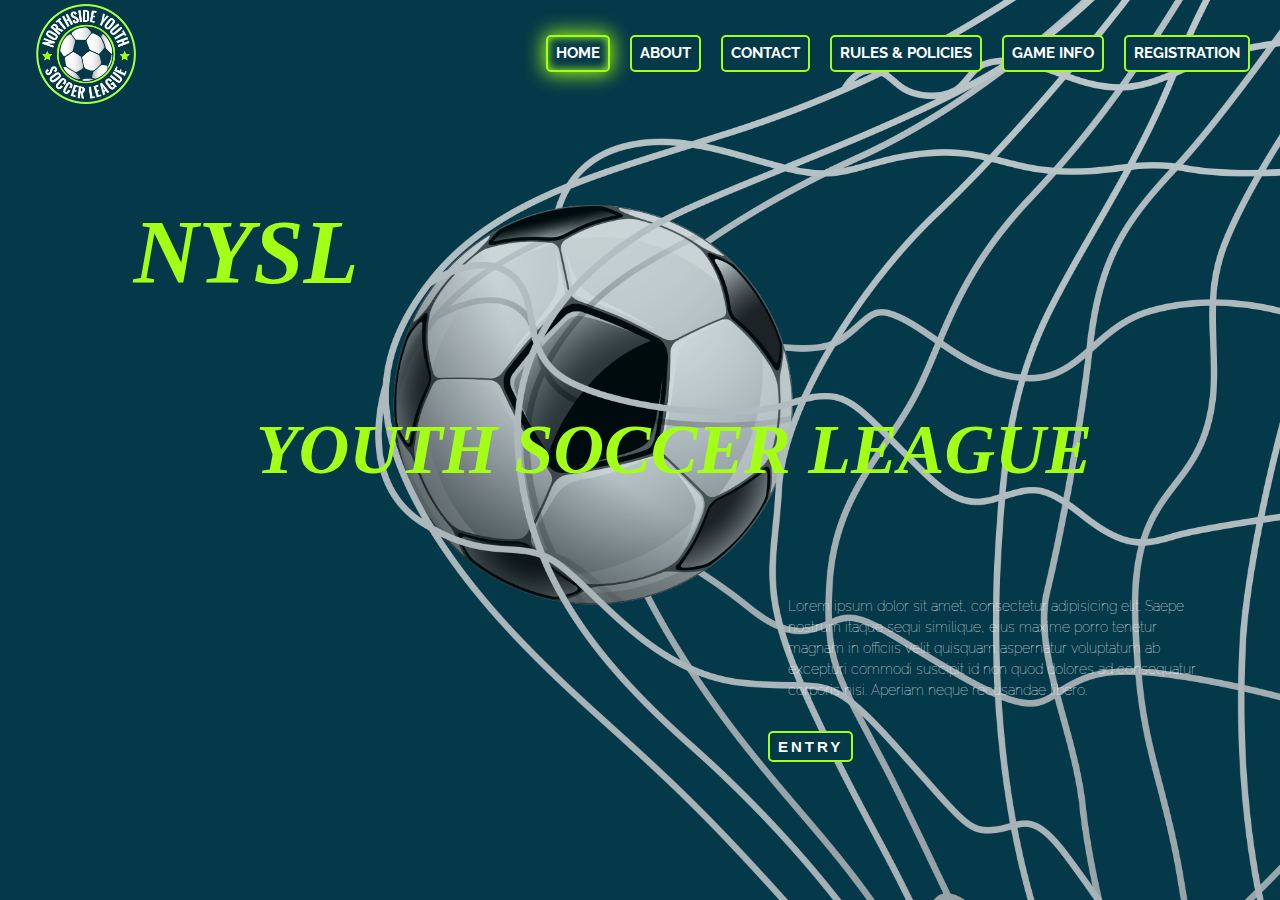
<file: index.html>
<!DOCTYPE html>
<html lang="en">

<head>
    <meta charset="UTF-8">
    <meta name="viewport" content="width=device-width, initial-scale=1.0">
    <meta http-equiv="X-UA-Compatible" content="ie=edge">
    <link href="https://fonts.googleapis.com/css?family=Raleway&display=swap" rel="stylesheet">
    <link rel="stylesheet" href="./styles/styles.css">
    <title>NYSL League</title>
</head>

<body>

    <div class="container">

        <!-- <div class="pattern"></div> -->

        <div class="nav">

            <div class="logo">
                <a href="/index.html"><img src="./images/nysl_logo.png" alt="NYSL League Logo"></a>
            </div>

            <div class="menu">
                <ul>
                    <li><a class="active" href="/index.html">Home</a></li>
                    <li><a href="/about.html">About</a></li>
                    <li><a href="/contact.html">Contact</a></li>
                    <li><a href="/rules.html">Rules & Policies</a></li>
                    <li><a href="/game-info.html">Game Info</a></li>
                    <li><a href="/registration.html">Registration</a></li>
                </ul>
            </div>

            <!--  Se podría poner el sobre de "contact" <div class="cart">
                <ion-icon name="cart"></ion-icon>
            </div> -->

        </div>


        <div class="title-2">Youth Soccer League</div>

        <div class="gol">
            <!-- <img src="images/home-ball-img.png" alt="NYSL Youth Soccer League"> -->
        </div>

        <div class="title-1">NYSL</div>

        <div class="content">
            <p>Lorem ipsum dolor sit amet, consectetur adipisicing elit. Saepe nostrum itaque sequi similique, eius
                maxime porro tenetur magnam in officiis velit quisquam aspernatur voluptatum ab excepturi commodi
                suscipit id non quod dolores ad consequatur corporis nisi. Aperiam neque recusandae libero.</p>

            <button type="button"><a target="_blank" href="./about.html">Entry</a></button>
        </div>

        <!-- <div class="media">
            <ul>
                <li>
                    <ion-icon name="logo-facebook"></ion-icon>
                </li>
                <li>
                    <ion-icon name="logo-instagram"></ion-icon>
                </li>
                <li>
                    <ion-icon name="logo-twitter"></ion-icon>
                </li>
                <li>
                    <ion-icon name="logo-youtube"></ion-icon>
                </li>
            </ul>
        </div> -->


    </div>

</body>




</html>
</file>
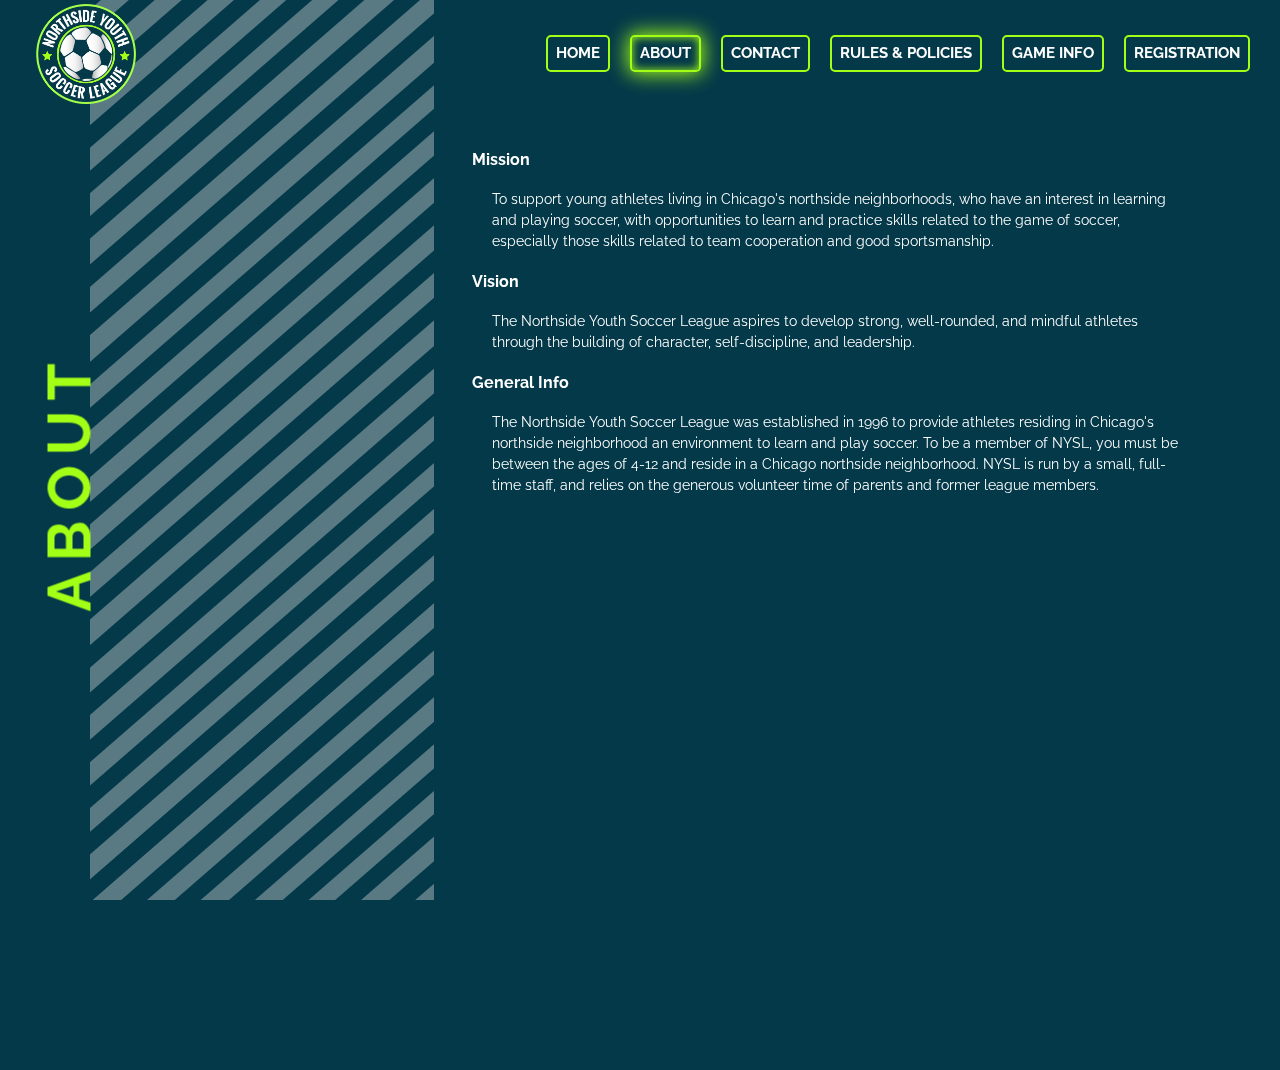
<file: about.html>
<!DOCTYPE html>
<html lang="en">

<head>
    <meta charset="UTF-8">
    <meta name="viewport" content="width=device-width, initial-scale=1.0">
    <meta http-equiv="X-UA-Compatible" content="ie=edge">
    <link href="https://fonts.googleapis.com/css?family=Raleway&display=swap" rel="stylesheet">
    <link rel="stylesheet" href="./styles/styles.css">
    <title>About NYSL</title>
</head>

<body>

    <div class="container">

        <div class="pattern"></div>

        <div class="nav">

            <div class="logo">
                <a href="/index.html"><img src="./images/nysl_logo.png" alt="NYSL League Logo"></a>
            </div>

            <div class="menu">
                <ul>
                    <li><a href="/index.html">Home</a></li>
                    <li><a class="active" href="/about.html">About</a></li>
                    <li><a href="/contact.html">Contact</a></li>
                    <li><a href="/rules.html">Rules & Policies</a></li>
                    <li><a href="/game-info.html">Game Info</a></li>
                    <li><a href="/registration.html">Registration</a></li>
                </ul>
            </div>

            <!--  Se podría poner el sobre de "contact" <div class="cart">
                <ion-icon name="cart"></ion-icon>
            </div> -->

        </div>


        <div class="page-content">
            
            <div class="page-title">
                <div class="rotated">
                    <h2>About</h2>
                </div>
            </div>

            <div class="main-content">

                <h3>Mission</h3>

                <p>To support young athletes living in Chicago's northside neighborhoods, who have an interest in
                    learning
                    and playing soccer, with opportunities to learn and practice skills related to the game of soccer,
                    especially those skills related to team cooperation and good sportsmanship.
                </p>

                <h3>Vision</h3>

                <p>The Northside Youth Soccer League aspires to develop strong, well-rounded, and mindful athletes
                    through
                    the building of character, self-discipline, and leadership.</p>

                <h3>General Info</h3>

                <p>The Northside Youth Soccer League was established in 1996 to provide athletes residing in Chicago's
                    northside neighborhood an environment to learn and play soccer. To be a member of NYSL, you must be
                    between the ages of 4-12 and reside in a Chicago northside neighborhood. NYSL is run by a small,
                    full-time staff, and relies on the generous volunteer time of parents and former league members.</p>

            </div>

        </div>  <!-- Fin Page Content -->

    </div> <!-- Fin Container -->

</body>


</html>
</file>
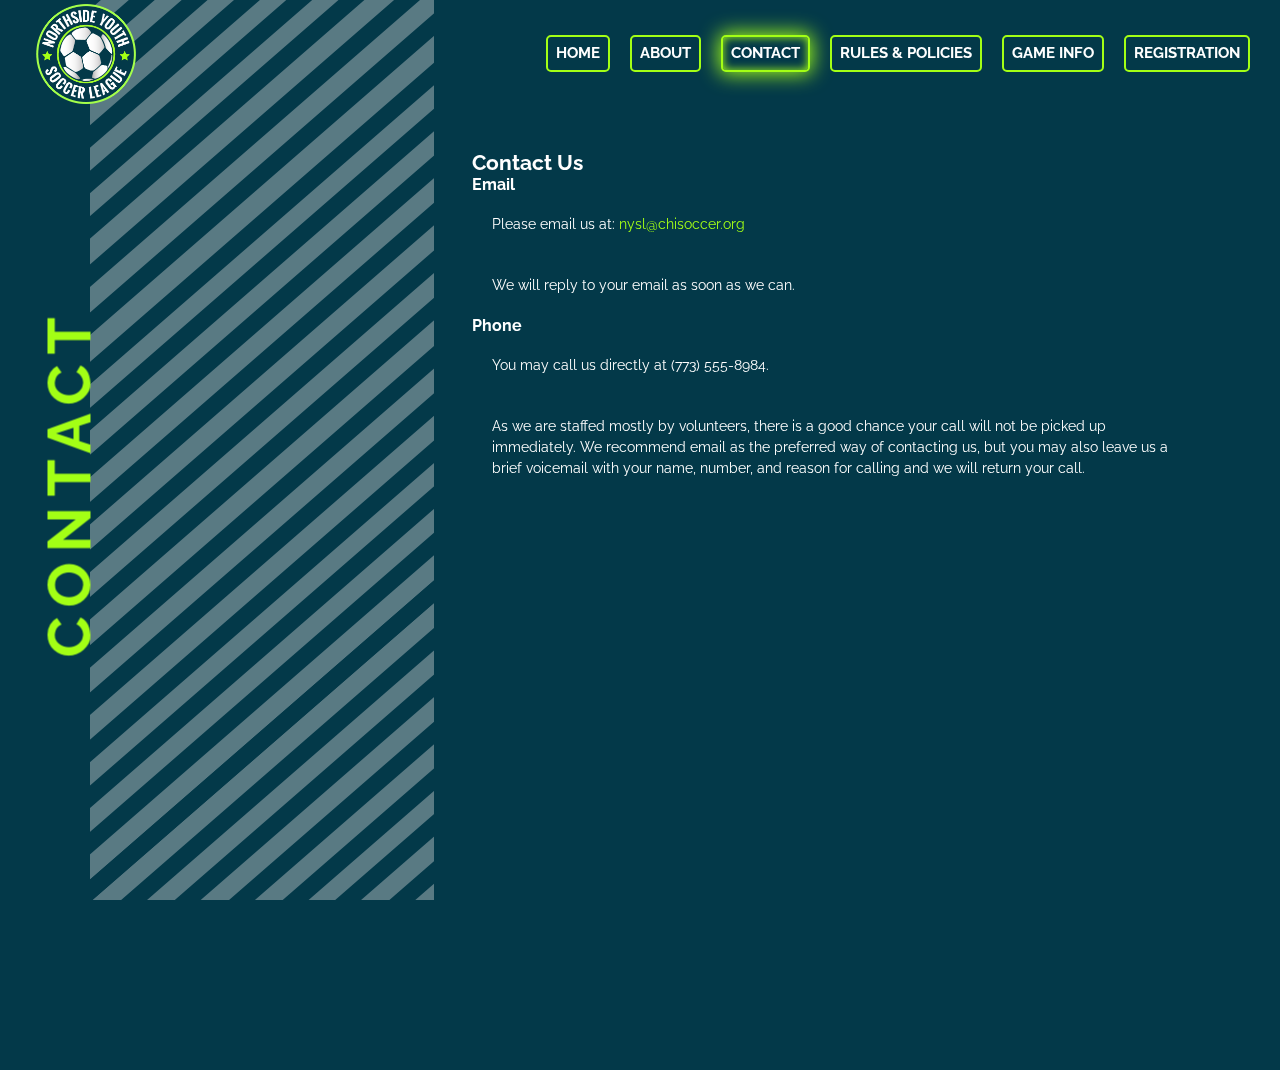
<file: contact.html>
<!DOCTYPE html>
<html lang="en">

<head>
    <meta charset="UTF-8">
    <meta name="viewport" content="width=device-width, initial-scale=1.0">
    <meta http-equiv="X-UA-Compatible" content="ie=edge">
    <link href="https://fonts.googleapis.com/css?family=Raleway&display=swap" rel="stylesheet">
    <link rel="stylesheet" href="./styles/styles.css">
    <title>Contact Us</title>
</head>

<body>

    <div class="container">

        <div class="pattern"></div>

        <div class="nav">

            <div class="logo">
                <a href="/index.html"><img src="./images/nysl_logo.png" alt="NYSL League Logo"></a>
            </div>

            <div class="menu">
                <ul>
                    <li><a href="/index.html">Home</a></li>
                    <li><a href="/about.html">About</a></li>
                    <li><a class="active" href="/contact.html">Contact</a></li>
                    <li><a href="/rules.html">Rules & Policies</a></li>
                    <li><a href="/game-info.html">Game Info</a></li>
                    <li><a href="/registration.html">Registration</a></li>
                </ul>
            </div>

            <!--  Se podría poner el sobre de "contact" <div class="cart">
                <ion-icon name="cart"></ion-icon>
            </div> -->

        </div>


        <div class="page-content">
            
            <div class="page-title">
                <div class="rotated">
                    <h2>Contact</h2>
                </div>
            </div>

            <div class="main-content">

                <h2>Contact Us</h2>

                <h3>Email</h3>
                <p> Please email us at: <a href="mailto:nysl@chisoccer.org?Subject=Hello%20again"
                        target="_top">nysl@chisoccer.org</a></p>
                <p>We will reply to your email as soon as we can.</p>

                <h3>Phone</h3>
                <p>You may call us directly at (773) 555-8984.</p>
                <p>As we are staffed mostly by volunteers, there is a good chance your call will not be picked up
                    immediately. We recommend email as the preferred way of contacting us, but you may also leave us a
                    brief voicemail with your name, number, and reason for calling and we will return your call.</p>

            </div>

        </div>  <!-- Fin Page Content -->

    </div> <!-- Fin Container -->

</body>




</html>
</file>
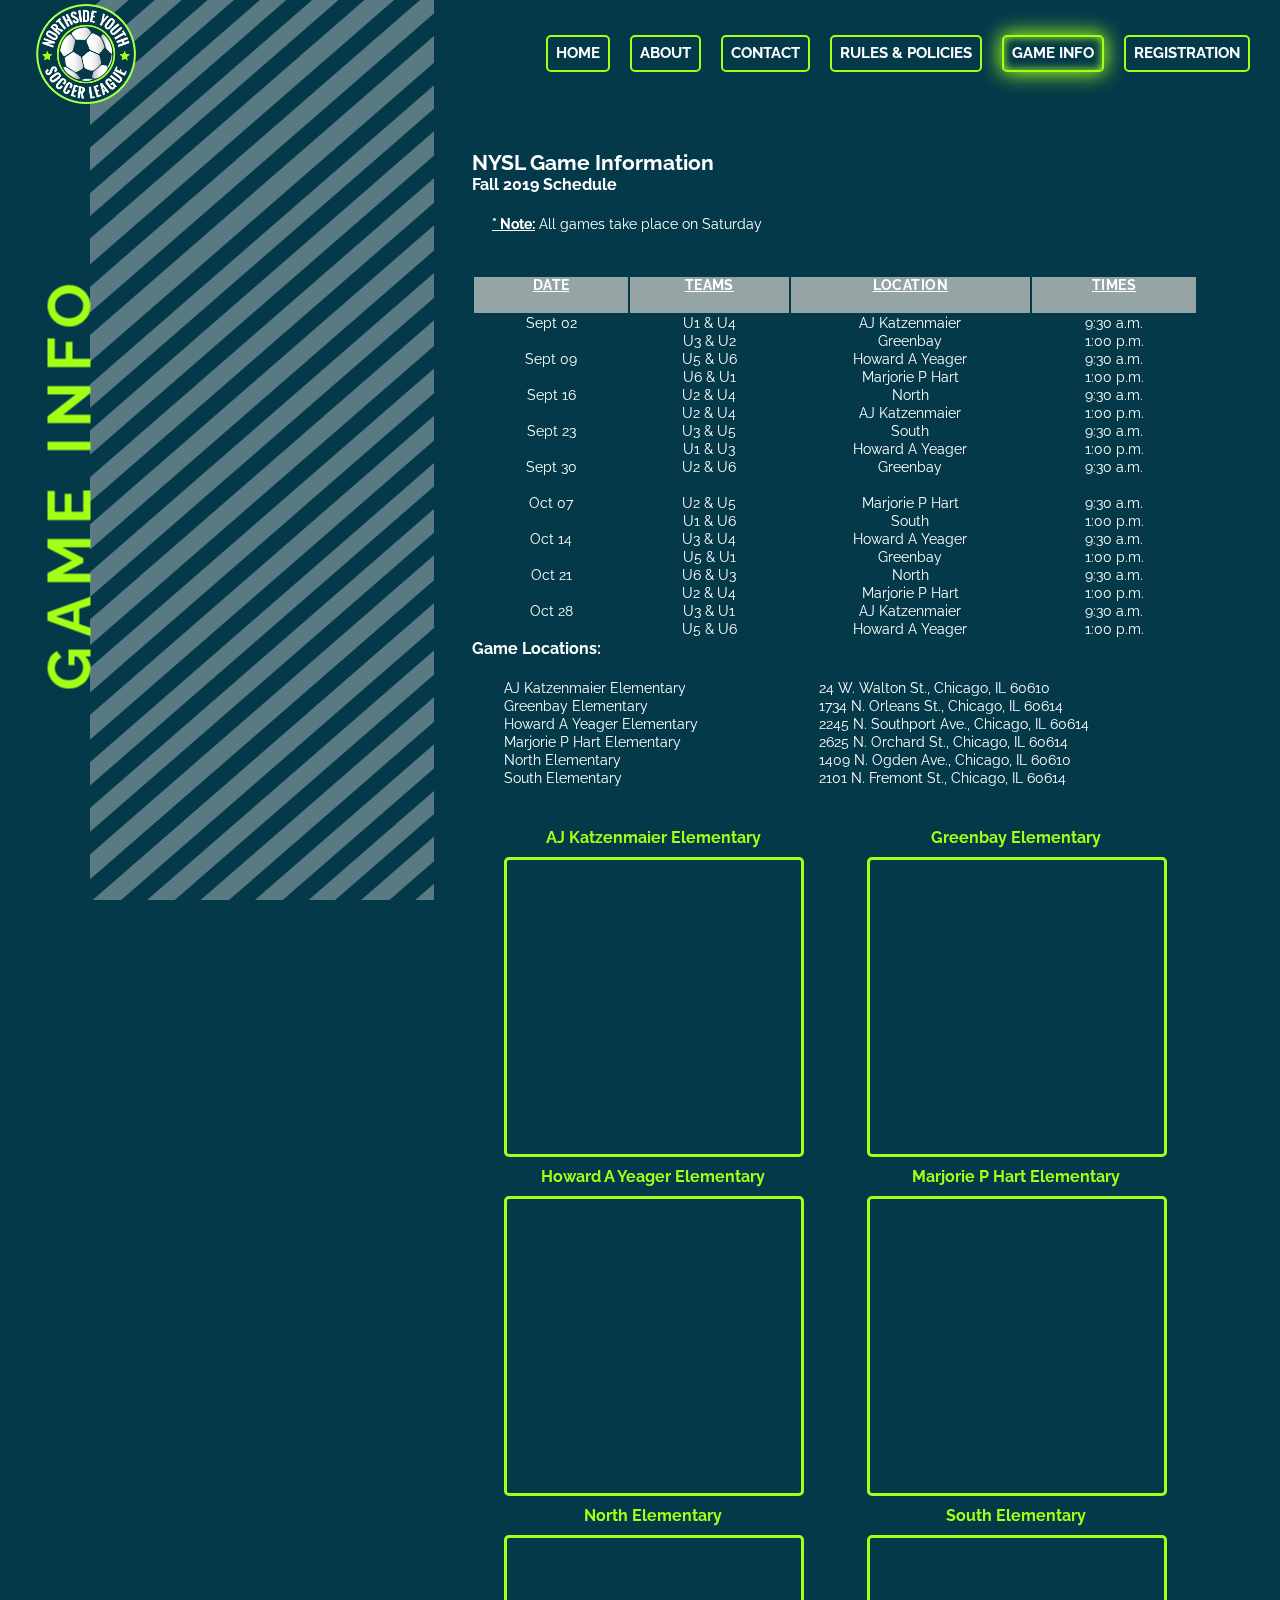
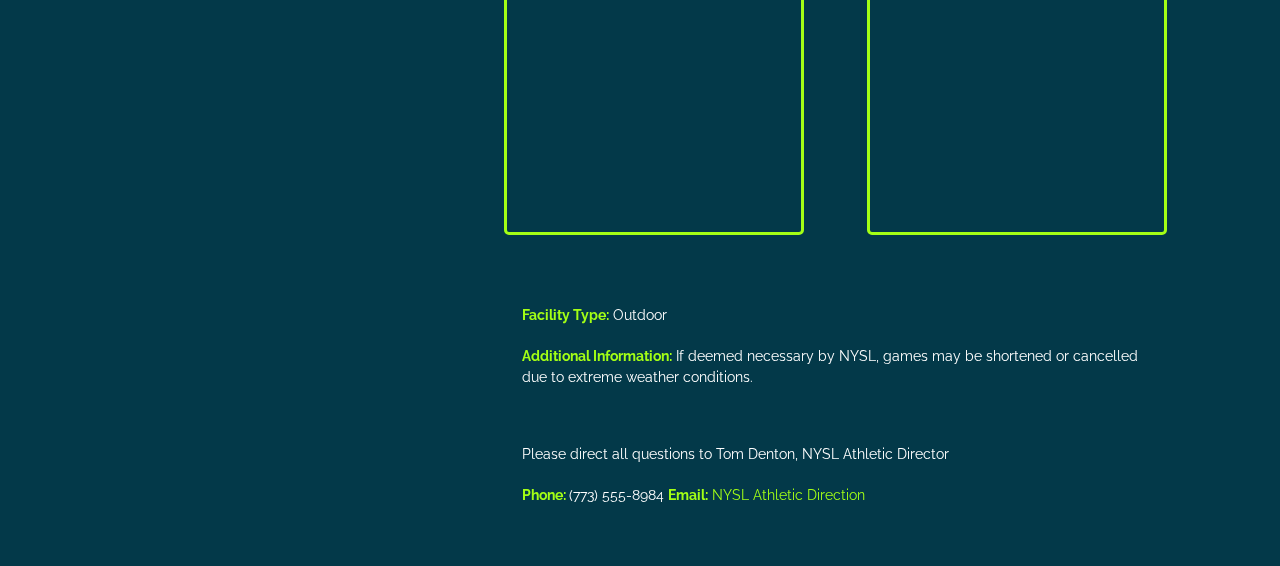
<file: game-info.html>
<!DOCTYPE html>
<html lang="en">

<head>
    <meta charset="UTF-8">
    <meta name="viewport" content="width=device-width, initial-scale=1.0">
    <meta http-equiv="X-UA-Compatible" content="ie=edge">
    <link href="https://fonts.googleapis.com/css?family=Raleway&display=swap" rel="stylesheet">
    <link rel="stylesheet" href="./styles/styles-game-info.css">
    <link rel="stylesheet" href="./styles/styles.css">
    <title>Game Information</title>
</head>

<body>

    <div class="container">

        <div class="pattern"></div>

        <div class="nav">

            <div class="logo">
                <a href="/index.html"><img src="./images/nysl_logo.png" alt="NYSL League Logo"></a>
            </div>

            <div class="menu">
                <ul>
                    <li><a href="/index.html">Home</a></li>
                    <li><a href="/about.html">About</a></li>
                    <li><a href="/contact.html">Contact</a></li>
                    <li><a href="/rules.html">Rules & Policies</a></li>
                    <li><a class="active" href="/game-info.html">Game Info</a></li>
                    <li><a href="/registration.html">Registration</a></li>
                </ul>
            </div>

            <!--  Se podría poner el sobre de "contact" <div class="cart">
                <ion-icon name="cart"></ion-icon>
            </div> -->

        </div>


        <div class="page-content">

            <div class="page-title">
                <div class="rotated">
                    <h2>Game Info</h2>
                </div>
            </div>

            <div class="main-content">

                <h2>NYSL Game Information</h2>
                <h3>Fall 2019 Schedule</h3>
                <p><span>* Note:</span> All games take place on Saturday</p>

                <table>

                    <thead>

                        <tr>
                            <th scope="col">DATE</th>
                            <th scope="col">TEAMS</th>
                            <th scope="col">LOCATION</th>
                            <th scope="col">TIMES</th>
                        </tr>

                    </thead>


                    <tbody>

                        <tr>
                            <td>Sept 02</td>
                            <td>U1 & U4</td>
                            <td>AJ Katzenmaier</td>
                            <td>9:30 a.m.</td>

                        <tr>
                            <td></td>
                            <td>U3 & U2</td>
                            <td>Greenbay</td>
                            <td>1:00 p.m.</td>
                        </tr>

                        </tr>


                        <tr>
                            <td>Sept 09</td>
                            <td>U5 & U6</td>
                            <td>Howard A Yeager</td>
                            <td>9:30 a.m.</td>
                        <tr>
                            <td></td>
                            <td>U6 & U1</td>
                            <td>Marjorie P Hart</td>
                            <td>1:00 p.m.</td>
                        </tr>

                        </tr>


                        <tr>

                            <td>Sept 16</td>
                            <td>U2 & U4</td>
                            <td>North</td>
                            <td>9:30 a.m.</td>

                        <tr>
                            <td></td>
                            <td>U2 & U4</td>
                            <td>AJ Katzenmaier</td>
                            <td>1:00 p.m.</td>
                        </tr>

                        </tr>


                        <tr>

                            <td>Sept 23</td>
                            <td>U3 & U5</td>
                            <td>South</td>
                            <td>9:30 a.m.</td>

                        <tr>
                            <td></td>
                            <td>U1 & U3</td>
                            <td>Howard A Yeager</td>
                            <td>1:00 p.m.</td>
                        </tr>

                        </tr>


                        <tr class="space">
                            <td>Sept 30</td>
                            <td>U2 & U6</td>
                            <td>Greenbay</td>
                            <td>9:30 a.m.</td>

                        <tr>
                            <td id="hidden">HOLA!</td>
                        </tr>

                        </tr>


                        <tr>

                            <td>Oct 07</td>
                            <td>U2 & U5</td>
                            <td>Marjorie P Hart</td>
                            <td>9:30 a.m.</td>

                        <tr>
                            <td></td>
                            <td>U1 & U6</td>
                            <td>South</td>
                            <td>1:00 p.m.</td>
                        </tr>

                        </tr>


                        <tr>

                            <td>Oct 14</td>
                            <td>U3 & U4</td>
                            <td>Howard A Yeager</td>
                            <td>9:30 a.m.</td>

                        <tr>
                            <td></td>
                            <td>U5 & U1</td>
                            <td>Greenbay</td>
                            <td>1:00 p.m.</td>
                        </tr>

                        </tr>


                        <tr>

                            <td>Oct 21</td>
                            <td>U6 & U3</td>
                            <td>North</td>
                            <td>9:30 a.m.</td>

                        <tr>
                            <td></td>
                            <td>U2 & U4</td>
                            <td>Marjorie P Hart</td>
                            <td>1:00 p.m.</td>
                        </tr>

                        </tr>


                        <tr>

                            <td>Oct 28</td>
                            <td>U3 & U1</td>
                            <td>AJ Katzenmaier</td>
                            <td>9:30 a.m.</td>

                        <tr>
                            <td></td>
                            <td>U5 & U6</td>
                            <td>Howard A Yeager</td>
                            <td>1:00 p.m.</td>
                        </tr>

                        </tr>


                    </tbody>

                </table>


                <h3>Game Locations:</h3>

                <table class="locations">

                    <tr>
                        <td>AJ Katzenmaier Elementary </td>
                        <td>24 W. Walton St., Chicago, IL 60610</td>
                    </tr>

                    <tr>
                        <td>Greenbay Elementary</td>
                        <td>1734 N. Orleans St., Chicago, IL 60614</td>
                    </tr>

                    <tr>
                        <td>Howard A Yeager Elementary </td>
                        <td>2245 N. Southport Ave., Chicago, IL 60614</td>
                    </tr>

                    <tr>
                        <td>Marjorie P Hart Elementary </td>
                        <td>2625 N. Orchard St., Chicago, IL 60614</td>
                    </tr>

                    <tr>
                        <td>North Elementary</td>
                        <td>1409 N. Ogden Ave., Chicago, IL 60610</td>
                    </tr>

                    <tr>
                        <td>South Elementary</td>
                        <td>2101 N. Fremont St., Chicago, IL 60614</td>
                    </tr>

                </table>


                <div class="maps">

                    <div class="mapouter">
                        <h3>AJ Katzenmaier Elementary</h3>
                        <div class="gmap_canvas"><iframe width="300" height="300"
                                src="https://maps.google.com/maps?q=24%20W.%20Walton%20St.%2C%20Chicago%2C%20IL%2060610&t=&z=13&ie=UTF8&iwloc=&output=embed"></iframe>
                        </div>
                    </div>


                    <div class="mapouter">
                        <h3>Greenbay Elementary</h3>
                        <div class="gmap_canvas"><iframe width="300" height="300"
                                src="https://maps.google.com/maps?q=1734%20N.%20Orleans%20St.%2C%20Chicago%2C%20IL%2060614&t=&z=13&ie=UTF8&iwloc=&output=embed"></iframe>
                        </div>

                    </div>

                    <div class="mapouter">
                        <h3>Howard A Yeager Elementary</h3>
                        <div class="gmap_canvas"><iframe width="300" height="300"
                                src="https://maps.google.com/maps?q=2245%20N.%20Southport%20Ave.%2C%20Chicago%2C%20IL%2060614&t=&z=13&ie=UTF8&iwloc=&output=embed"></iframe>
                        </div>
                    </div>

                    <div class="mapouter">
                        <h3>Marjorie P Hart Elementary</h3>
                        <div class="gmap_canvas"><iframe width="300" height="300"
                                src="https://maps.google.com/maps?q=2625%20N.%20Orchard%20St.%2C%20Chicago%2C%20IL%2060614&t=&z=13&ie=UTF8&iwloc=&output=embed"></iframe>
                        </div>

                    </div>

                    <div class="mapouter">
                        <h3>North Elementary</h3>
                        <div class="gmap_canvas"><iframe width="300" height="300"
                                src="https://maps.google.com/maps?q=1409%20N.%20Ogden%20Ave.%2C%20Chicago%2C%20IL%2060610&t=&z=13&ie=UTF8&iwloc=&output=embed"></iframe>
                        </div>
                    </div>

                    <div class="mapouter">
                        <h3>South Elementary</h3>
                        <div class="gmap_canvas"><iframe width="300" height="300"
                                src="https://maps.google.com/maps?q=2101%20N.%20Fremont%20St.%2C%20Chicago%2C%20IL%2060614&t=&z=13&ie=UTF8&iwloc=&output=embed"></iframe>
                        </div>
                    </div>

                </div>


                <div class="information">

                    <p><strong>Facility Type:</strong> Outdoor</p>
                    <p><strong>Additional Information:</strong> If deemed necessary by NYSL, games may be shortened or
                        cancelled due to extreme weather conditions.</p>
                    <br>
                    <p>Please direct all questions to Tom Denton, NYSL Athletic Director</p>
                    <p><strong>Phone: </strong>(773) 555-8984 <strong>Email:</strong> <a
                            href="mailto:tom.denton.nysl@gmail.com">NYSL Athletic Direction</a>
                    </p>

                </div>

            </div>

        </div> <!-- Fin Page Content -->

    </div> <!-- Fin Container -->

</body>




</html>
</file>
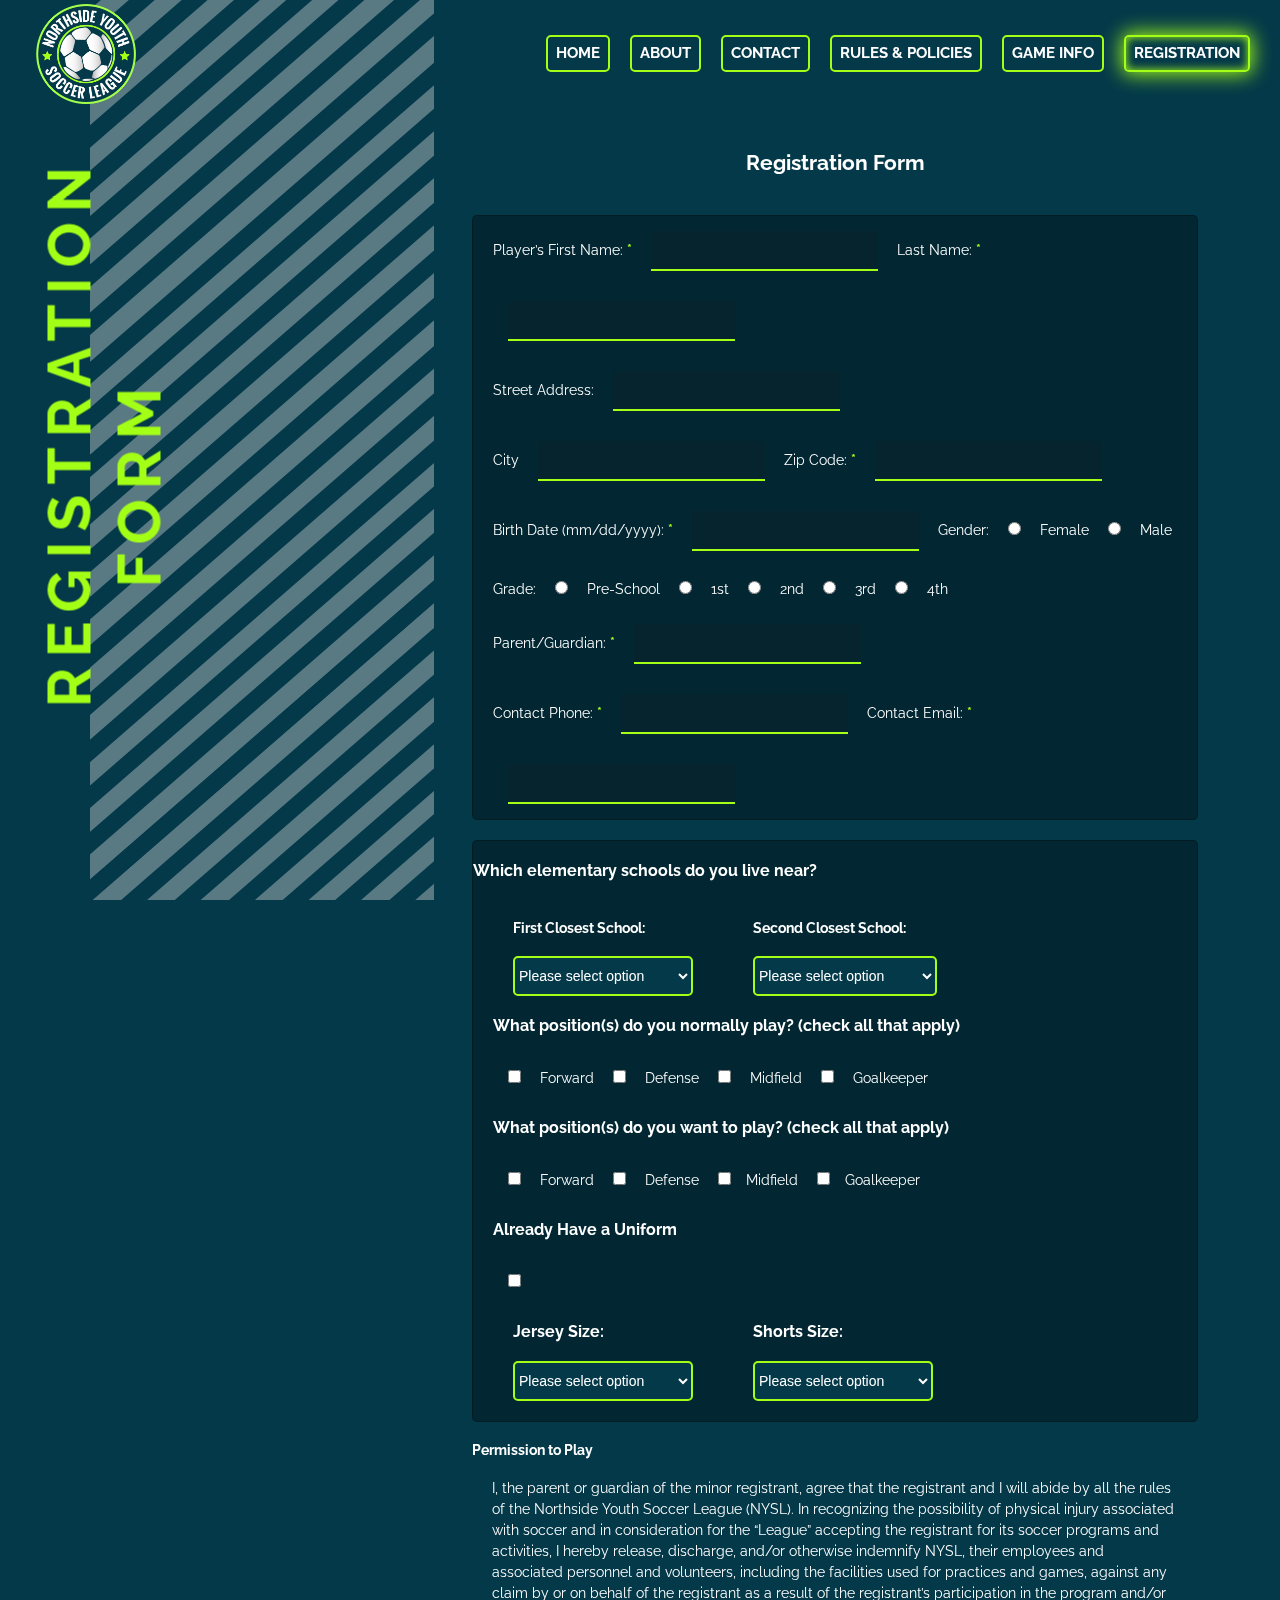
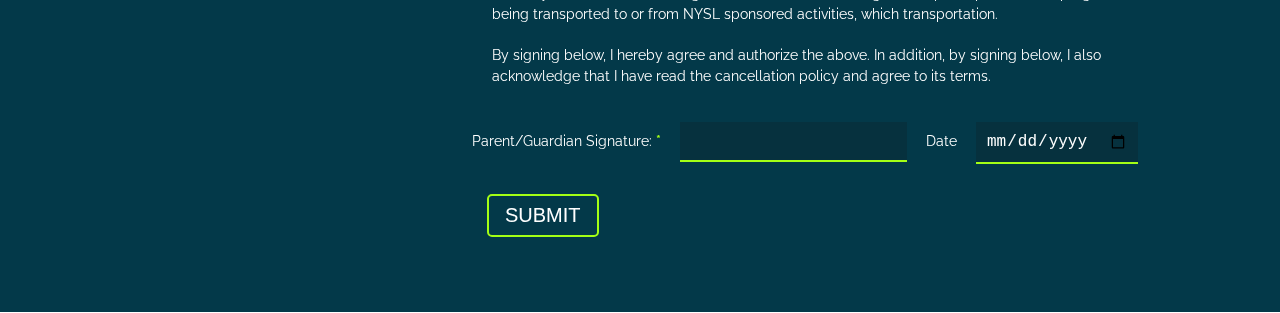
<file: registration.html>
<!DOCTYPE html>
<html lang="en">

<head>
    <meta charset="UTF-8">
    <meta name="viewport" content="width=device-width, initial-scale=1.0">
    <meta http-equiv="X-UA-Compatible" content="ie=edge">
    <link href="https://fonts.googleapis.com/css?family=Raleway&display=swap" rel="stylesheet">
    <link rel="stylesheet" href="./styles/styles.css">
    <link rel="stylesheet" href="./styles/styles-registration.css">
    <title>Registration Form</title>
</head>

<body>

    <div class="container">

        <div class="pattern"></div>

        <div class="nav">

            <div class="logo">
                <a href="/index.html"><img src="./images/nysl_logo.png" alt="NYSL League Logo"></a>
            </div>

            <div class="menu">
                <ul>
                    <li><a href="/index.html">Home</a></li>
                    <li><a href="/about.html">About</a></li>
                    <li><a href="/contact.html">Contact</a></li>
                    <li><a href="/rules.html">Rules & Policies</a></li>
                    <li><a href="/game-info.html">Game Info</a></li>
                    <li><a class="active" href="/registration.html">Registration</a></li>
                </ul>
            </div>

            <!--  Se podría poner el sobre de "contact" <div class="cart">
                <ion-icon name="cart"></ion-icon>
            </div> -->

        </div>


        <div class="page-content">
            
            <div class="page-title">
                <div class="rotated">
                    <h2>Registration Form</h2>
                </div>
            </div>

            <div class="main-content registration">

                <h2>Registration Form</h2>

                <form action="show_data.html" method="GET">


                    <div class="first-part">

                        <div>
                            <label for="name">Player’s First Name: <span>*</span></label>
                            <input type="text" id="name" required>

                            <label for="last name">Last Name: <span>*</span></label>
                            <input type="text" id="last_name" required>
                        </div>

                        <div>
                            <label for="Street Address">Street Address:</label>
                            <input type="text" id="address">
                        </div>


                        <div>
                            <label for="City">City</label>
                            <input type="text" id="city">

                            <label for="zip code">Zip Code: <span>*</span></label>
                            <input type="text" id="zip_code" required>

                        </div>

                        <div>
                            <label for="Birth Date">Birth Date (mm/dd/yyyy): <span>*</span></label>
                            <input type="text" id="birth_date" required>

                            <label for="gender">Gender:</label>
                            <input type="radio" name="gender" value="Female"> Female
                            <input type="radio" name="gender" value="Male"> Male
                        </div>


                        <div>
                            <label for="grade">Grade:</label>
                            <input type="radio" name="grade" value="Pre-School"> Pre-School
                            <input type="radio" name="grade" value="1st"> 1st
                            <input type="radio" name="grade" value="2nd"> 2nd
                            <input type="radio" name="grade" value="3rd"> 3rd
                            <input type="radio" name="grade" value="4th"> 4th
                        </div>

                        <div>

                            <label for="Parent/Guardian">Parent/Guardian: <span>*</span></label>
                            <input type="text" id="parent" required>

                        </div>


                        <div>
                            <label for="Contact Phone">Contact Phone: <span>*</span></label>
                            <input type="text" id="phone" required>

                            <label for="Contact Email">Contact Email: <span>*</span></label>
                            <input type="email" id="email" required>
                        </div>

                    </div>


                    <div class="second-part">

                        <h3>Which elementary schools do you live near?</h3>
                        <div class="checkbox_container">


                            <div class="left">

                                <h4>First Closest School:</h4>

                                <select name="first_closets_school">
                                    <option disabled selected value="select_option">Please select option</option>
                                    <option value="AJ Katzenmaier">AJ Katzenmaier</option>
                                    <option value="Greenbay">Greenbay</option>
                                    <option value="Howard A Yeager">Howard A Yeager</option>
                                    <option value="Marjorie P Hart">Marjorie P Hart </option>
                                    <option value="North Elementary">North Elementary</option>
                                    <option value="South Elementary">South Elementary</option>
                                </select>

                                <!--                               
                                <input type="checkbox" name="closets_school" value="AJ Katzenmaier"> AJ Katzenmaier
                                <input type="checkbox" name="closets_school" value="Greenbay"> Greenbay
                                <input type="checkbox" name="closets_school" value="Howard A Yeager"> Howard A Yeager

                                <input type="checkbox" name="closets_school" value="Marjorie P Hart"> Marjorie P Hart
                                <input type="checkbox" name="closets_school" value="North Elementary"> North Elementary
                                <input type="checkbox" name="closets_school" value="South Elementary"> South Elementary -->
                            </div>


                            <div class="right">

                                <h4>Second Closest School:</h4>

                                <select name="second_closets_school">
                                    <option disabled selected value="select_option">Please select option </option>
                                    <option value="AJ Katzenmaier">AJ Katzenmaier</option>
                                    <option value="Greenbay">Greenbayy</option>
                                    <option value="Howard A Yeager">Howard A Yeager</option>
                                    <option value="Marjorie P Hart">Marjorie P Hart" </option>
                                    <option value="North Elementary">North Elementary</option>
                                    <option value="South Elementary">South Elementary</option>
                                </select>

                                <!-- 
                                <input type="checkbox" name="closets_school" value="AJ Katzenmaier"> AJ Katzenmaier
                                <input type="checkbox" name="closets_school" value="Greenbay"> Greenbay
                                <input type="checkbox" name="closets_school" value="Howard A Yeager"> Howard A Yeager

                                <input type="checkbox" name="closets_school" value="Marjorie P Hartr"> Marjorie P Hart
                                <input type="checkbox" name="closets_school" value="North Elementary"> North Elementary
                                <input type="checkbox" name="closets_school" value="South Elementary"> South Elementary -->
                            </div>


                        </div>


                        <div>
                            <h3>What position(s) do you normally play? (check all that apply)</h3>

                            <input type="checkbox" name="position" value="Forward"> Forward
                            <input type="checkbox" name="position" value="Defense"> Defense
                            <input type="checkbox" name="position" value="Midfield"> Midfield
                            <input type="checkbox" name="position" value="Goalkeeper"> Goalkeeper

                        </div>


                        <div>
                            <h3>What position(s) do you want to play? (check all that apply)</h3>

                            <input type="checkbox" name="position" value="Forward"> Forward
                            <input type="checkbox" name="position" value="Defense"> Defense
                            <input type="checkbox" name="position" value="Midfield">Midfield
                            <input type="checkbox" name="position" value="Goalkeeper">Goalkeeper
                        </div>


                        <div>
                            <h3>Already Have a Uniform</h3>
                            <input class="uniform_checkbox" type="checkbox" name="have_uniform"
                                value="Already Have a Uniform">
                        </div>


                        <div class="checkbox_container">


                            <div class="left">

                                <h3>Jersey Size:</h3>

                                <select name="jersey_size">
                                    <option disabled selected value="select_option">Please select option </option>
                                    <option value="Youth Small">Youth Small</option>
                                    <option value="Greenbay">Youth Medium</option>
                                    <option value="Howard A Yeager">Youth Large</option>
                                    <option value="Marjorie P Hart">Small </option>
                                    <option value="North Elementary">Medium</option>
                                    <option value="South Elementary">Large</option>
                                    <option value="South Elementary">Extra-Large</option>
                                </select>

                                <!-- 
                                <input type="checkbox" name="jersey_size" value="Youth Small"> Youth Small
                                <input type="checkbox" name="jersey_size" value="Youth Medium"> Youth Medium
                                <input type="checkbox" name="jersey_size" value="Youth Large"> Youth Large
                                <input type="checkbox" name="jersey_size" value="Small"> Small
                                <input type="checkbox" name="jersey_size" value="Medium"> Medium
                                <input type="checkbox" name="jersey_size" value="Large"> Large
                                <input type="checkbox" name="jersey_size" value="Extra-Large"> Extra-Large -->
                            </div>


                            <div class="right">

                                <h3>Shorts Size:</h3>

                                <select name="short_size">
                                    <option disabled selected value="select_option">Please select option </option>
                                    <option value="Youth Small">Youth Small</option>
                                    <option value="Greenbay">Youth Medium</option>
                                    <option value="Howard A Yeager">Youth Large</option>
                                    <option value="Marjorie P Hart">Small </option>
                                    <option value="North Elementary">Medium</option>
                                    <option value="South Elementary">Large</option>
                                    <option value="South Elementary">Extra-Large</option>
                                </select>

                                <!-- <input type="checkbox" name="short_size" value="Youth Small"> Youth Small
                                <input type="checkbox" name="short_size" value="Youth Medium"> Youth Medium
                                <input type="checkbox" name="short_size" value="Youth Large"> Youth Large
                                <input type="checkbox" name="short_size" value="Small"> Small
                                <input type="checkbox" name="short_size" value="Medium"> Medium
                                <input type="checkbox" name="short_size" value="Large"> Large
                                <input type="checkbox" name="short_size" value="Extra-Large"> Extra-Large -->
                            </div>

                        </div>

                    </div>


                    <div>

                        <h4>Permission to Play</h4>
                        <p>I, the parent or guardian of the minor registrant, agree that the registrant and I will abide
                            by
                            all
                            the
                            rules of the
                            Northside Youth
                            Soccer League (NYSL). In recognizing the possibility of physical injury associated with
                            soccer
                            and
                            in
                            consideration
                            for the “League”
                            accepting the registrant for its soccer programs and activities, I hereby release,
                            discharge,
                            and/or
                            otherwise
                            indemnify NYSL, their
                            employees and associated personnel and volunteers, including the facilities used for
                            practices
                            and
                            games, against
                            any claim by or
                            on behalf of the registrant as a result of the registrant’s participation in the program
                            and/or
                            being
                            transported to
                            or from NYSL
                            sponsored activities, which transportation.</p>

                        <p>By signing below, I hereby agree and authorize the above. In addition, by signing below, I
                            also
                            acknowledge that
                            I have read the
                            cancellation policy and agree to its terms.</p>

                        <div>
                            <label for="signature">Parent/Guardian Signature: <span>*</span></label>
                            <input type="text" required>
                            <label for="">Date</label>
                            <input type="date" id="date" name="date"
                                pattern="[0-9]{2}-[0-9]{2}-[0-9]{4}, [0-9]{2}/[0-9]{2}/[0-9]{4} ">
                        </div>

                        <div>
                            <input class="submit" type="submit" value="Submit">
                        </div>


                    </div>


                </form>
            </div>

        </div>  <!-- Fin Page Content -->

    </div> <!-- Fin Container -->

</body>




</html>
</file>
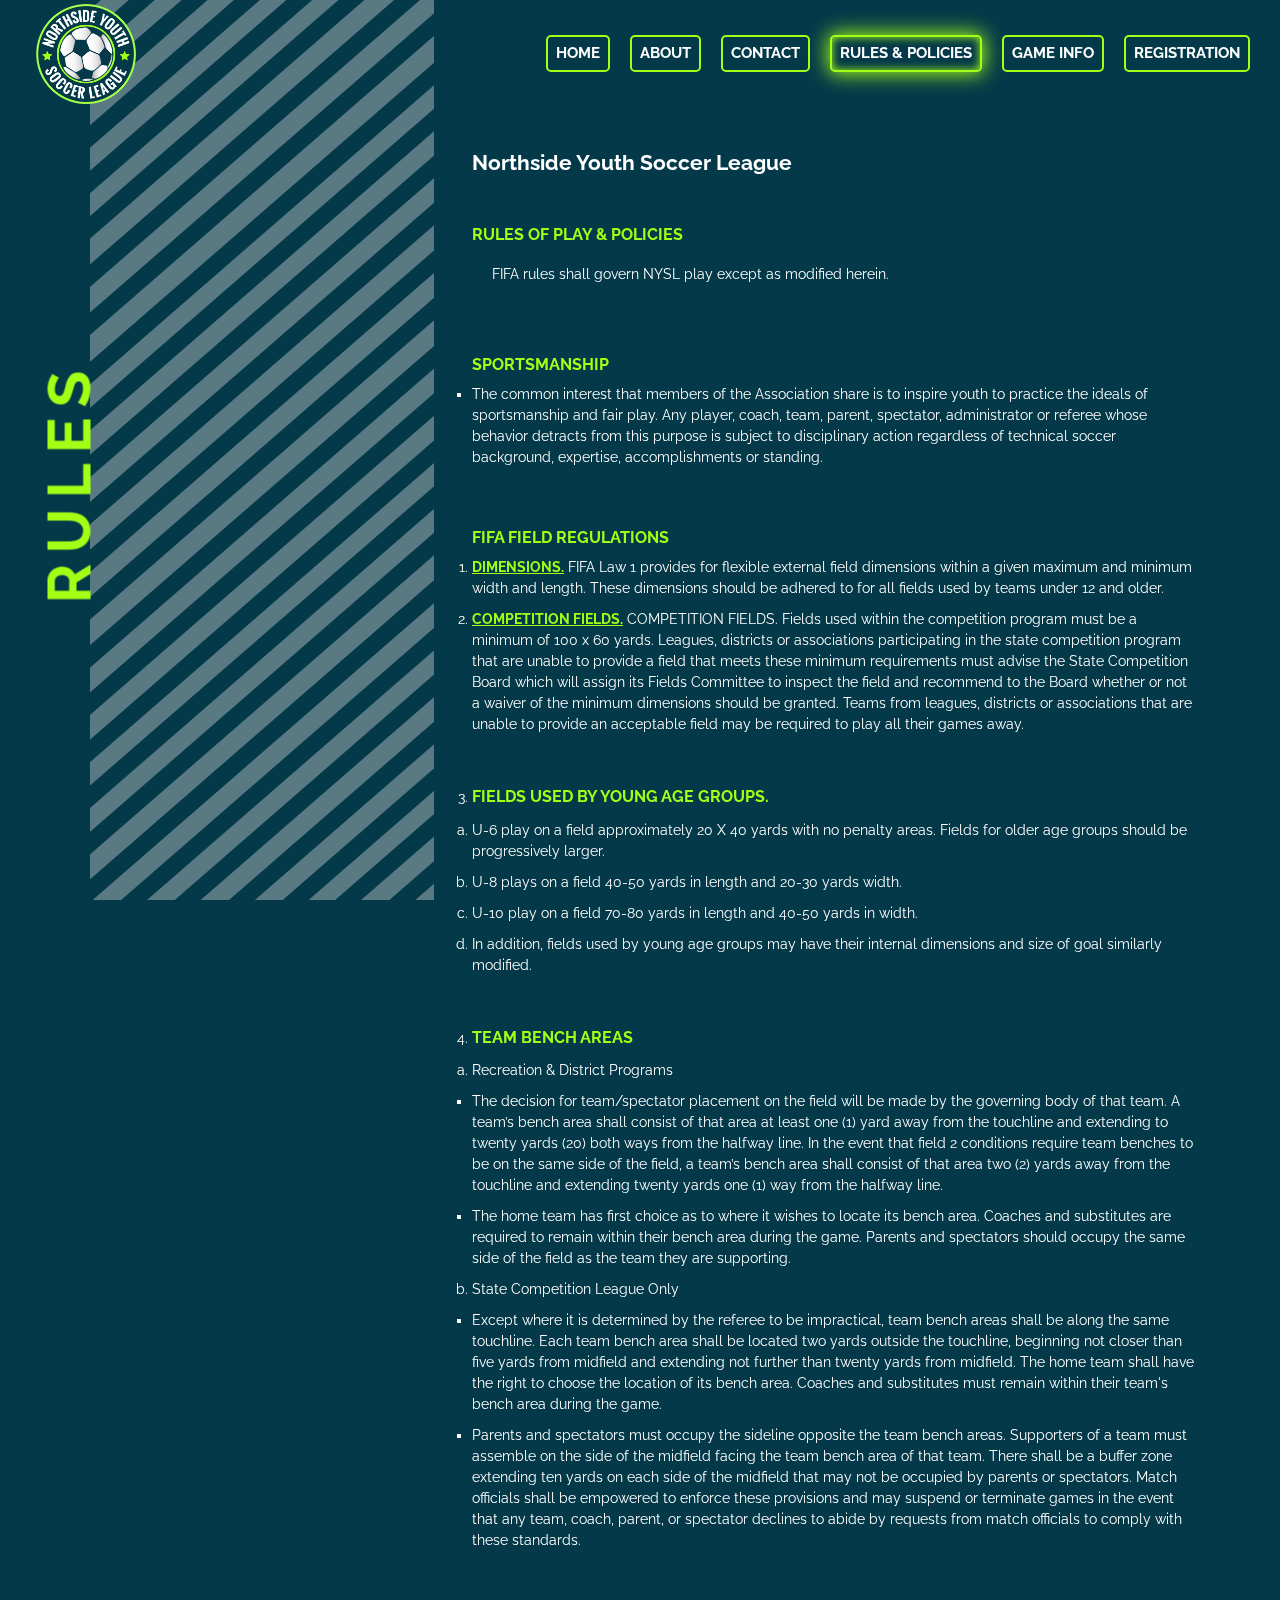
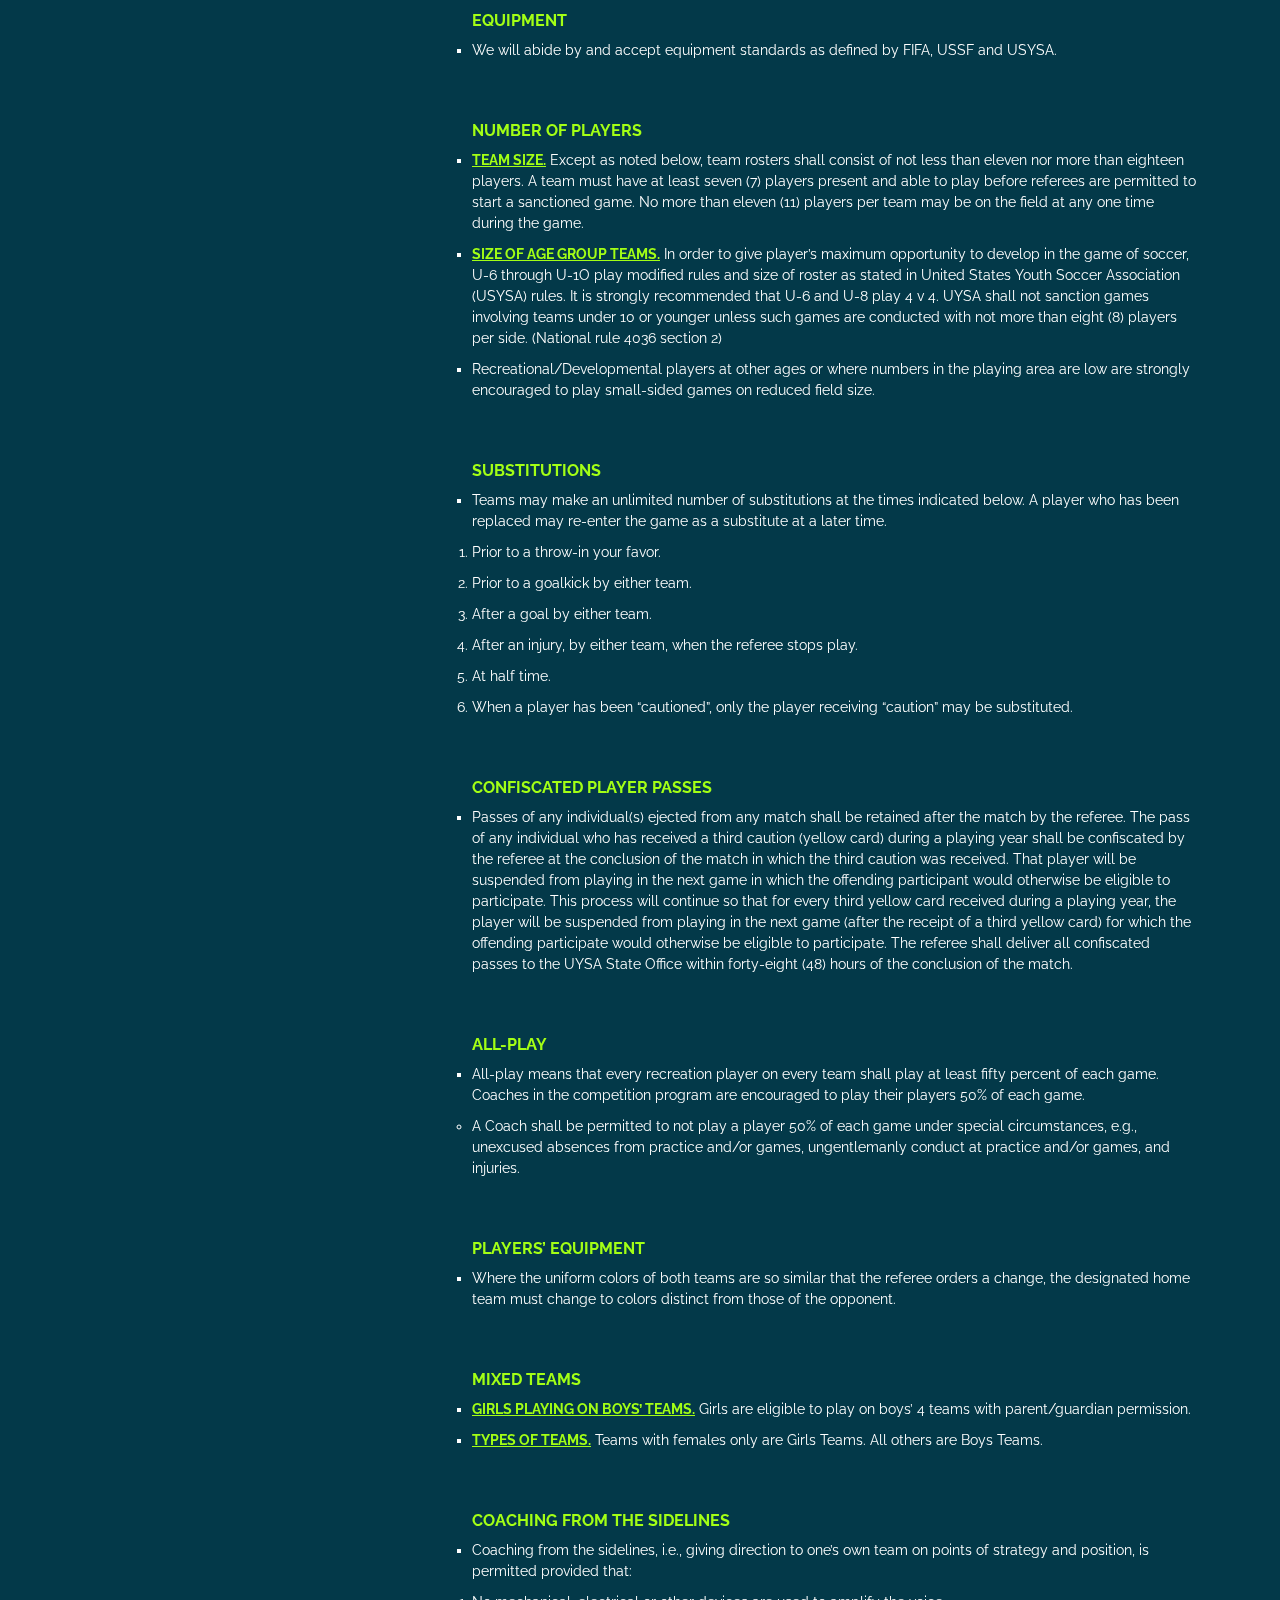
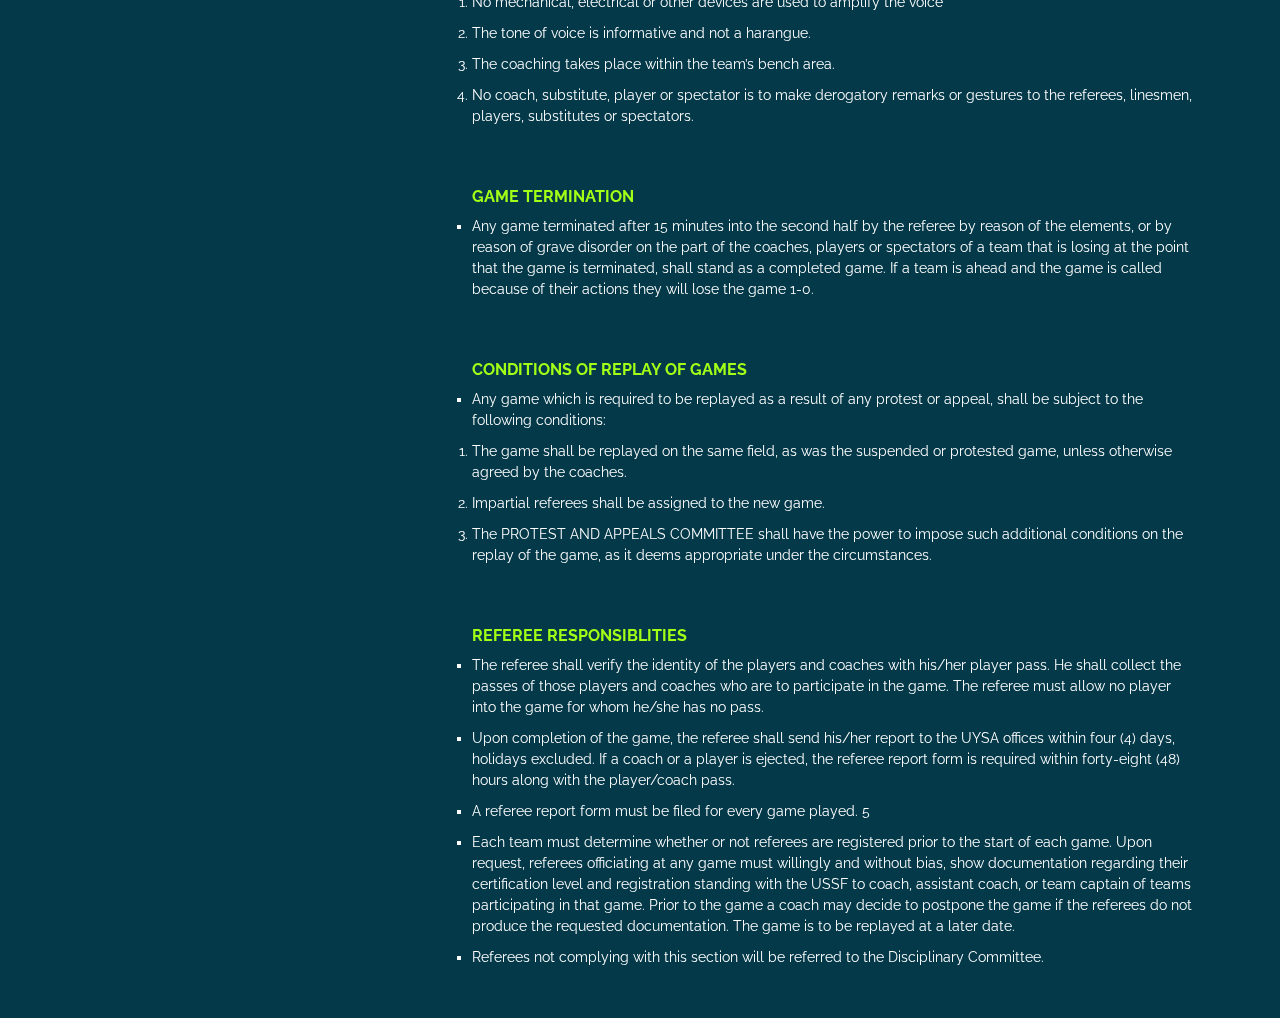
<file: rules.html>
<!DOCTYPE html>
<html lang="en">

<head>
    <meta charset="UTF-8">
    <meta name="viewport" content="width=device-width, initial-scale=1.0">
    <meta http-equiv="X-UA-Compatible" content="ie=edge">
    <link href="https://fonts.googleapis.com/css?family=Raleway&display=swap" rel="stylesheet">
    <link rel="stylesheet" href="./styles/styles.css">
    <title>Rules of Play & Policies</title>
</head>

<body>

    <div class="container">

        <div class="pattern"></div>

        <div class="nav">

            <div class="logo">
                <a href="/index.html"><img src="./images/nysl_logo.png" alt="NYSL League Logo"></a>
            </div>

            <div class="menu">
                <ul>
                    <li><a href="/index.html">Home</a></li>
                    <li><a href="/about.html">About</a></li>
                    <li><a href="/contact.html">Contact</a></li>
                    <li><a class="active" href="/rules.html">Rules & Policies</a></li>
                    <li><a href="/game-info.html">Game Info</a></li>
                    <li><a href="/registration.html">Registration</a></li>
                </ul>
            </div>

            <!--  Se podría poner el sobre de "contact" <div class="cart">
                <ion-icon name="cart"></ion-icon>
            </div> -->

        </div>


        <div class="page-content">
            
            <div class="page-title">
                <div class="rotated">
                    <h2>Rules</h2>
                </div>
            </div>

            <div class="main-content list">

                <h2>Northside Youth Soccer League</h2>

                <h3>RULES OF PLAY & POLICIES</h3>

                <p>FIFA rules shall govern NYSL play except as modified herein.</p>
                <h3>SPORTSMANSHIP</h3>

                <ul class="square">
                    <li>
                        The common interest that members of the Association share is to inspire
                        youth to practice the ideals of sportsmanship and fair play. Any player,
                        coach, team, parent, spectator, administrator or referee whose behavior
                        detracts from this purpose is subject to disciplinary action regardless of
                        technical soccer background, expertise, accomplishments or standing.
                    </li>
                </ul>
                <h3>FIFA FIELD REGULATIONS</h3>
                <ol>
                    <li>
                        <span>DIMENSIONS.</span> FIFA Law 1 provides for flexible external field dimensions
                        within a given maximum and minimum width and length. These
                        dimensions should be adhered to for all fields used by teams under 12
                        and older.
                    </li>

                    <li>
                        <span>COMPETITION FIELDS.</span> COMPETITION FIELDS. Fields used within the competition program
                        must
                        be a minimum of 100 x 60 yards. Leagues, districts or associations
                        participating in the state competition program that are unable to provide a
                        field that meets these minimum requirements must advise the State
                        Competition Board which will assign its Fields Committee to inspect the
                        field and recommend to the Board whether or not a waiver of the minimum
                        dimensions should be granted. Teams from leagues, districts or
                        associations that are unable to provide an acceptable field may be
                        required to play all their games away.
                    </li>

                    <li>
                        <h3>FIELDS USED BY YOUNG AGE GROUPS.</h3>

                        <ol type="a">
                            <li>U-6 play on a field approximately 20 X 40 yards with no penalty
                                areas. Fields for older age groups should be progressively larger.</li>
                            <li>U-8 plays on a field 40-50 yards in length and 20-30 yards width.</li>

                            <li>U-10 play on a field 70-80 yards in length and 40-50 yards in width.</li>

                            <li>
                                In addition, fields used by young age groups may have their internal
                                dimensions and size of goal similarly modified.
                            </li>
                        </ol>

                    </li>

                    <li>
                        <h3>TEAM BENCH AREAS</h3>

                        <ol type="a">
                            <li>Recreation & District Programs
                                <ul class="square">
                                    <li>
                                        The decision for team/spectator placement on the field will
                                        be made by the governing body of that team. A team’s
                                        bench area shall consist of that area at least one (1) yard
                                        away from the touchline and extending to twenty yards (20)
                                        both ways from the halfway line. In the event that field
                                        2 conditions require team benches to be on the same side of
                                        the field, a team’s bench area shall consist of that area two
                                        (2) yards away from the touchline and extending twenty
                                        yards one (1) way from the halfway line.
                                    </li>

                                    <li>
                                        The home team has first choice as to where it wishes to
                                        locate its bench area. Coaches and substitutes are required
                                        to remain within their bench area during the game. Parents
                                        and spectators should occupy the same side of the field as
                                        the team they are supporting.
                                    </li>

                                </ul>

                            <li>
                                State Competition League Only

                                <ul>
                                    <li>
                                        Except where it is determined by the referee to be
                                        impractical, team bench areas shall be along the same
                                        touchline. Each team bench area shall be located two yards
                                        outside the touchline, beginning not closer than five yards
                                        from midfield and extending not further than twenty yards
                                        from midfield. The home team shall have the right to choose
                                        the location of its bench area. Coaches and substitutes must
                                        remain within their team's bench area during the game.
                                    </li>
                                    <li>
                                        Parents and spectators must occupy the sideline opposite
                                        the team bench areas. Supporters of a team must assemble
                                        on the side of the midfield facing the team bench area of that
                                        team. There shall be a buffer zone extending ten yards on
                                        each side of the midfield that may not be occupied by
                                        parents or spectators. Match officials shall be empowered to
                                        enforce these provisions and may suspend or terminate
                                        games in the event that any team, coach, parent, or
                                        spectator declines to abide by requests from match officials
                                        to comply with these standards.
                                    </li>

                                </ul>
                            </li>

                        </ol>

                    </li>

                </ol>


                <h3>EQUIPMENT</h3>
                <ul class="square">
                    <li>
                        We will abide by and accept equipment standards as defined by FIFA,
                        USSF and USYSA.
                    </li>
                </ul>

                <h3>NUMBER OF PLAYERS</h3>

                <ul class="square">
                    <li>
                        <span>TEAM SIZE.</span> Except as noted below, team rosters shall consist of not less
                        than eleven nor more than eighteen players. A team must have at least
                        seven (7) players present and able to play before referees are permitted to
                        start a sanctioned game. No more than eleven (11) players per team may
                        be on the field at any one time during the game.
                    </li>

                    <li>
                        <span>SIZE OF AGE GROUP TEAMS.</span> In order to give player’s maximum
                        opportunity to develop in the game of soccer, U-6 through U-1O play
                        modified rules and size of roster as stated in United States Youth Soccer
                        Association (USYSA) rules. It is strongly recommended that U-6 and U-8
                        play 4 v 4. UYSA shall not sanction games involving teams under 10 or
                        younger unless such games are conducted with not more than eight (8)
                        players per side. (National rule 4036 section 2)
                    </li>

                    <li>
                        Recreational/Developmental players at other ages or where numbers in
                        the playing area are low are strongly encouraged to play small-sided
                        games on reduced field size.
                    </li>
                </ul>

                <h3>SUBSTITUTIONS</h3>
                <ul class="square">
                    <li>Teams may make an unlimited number of substitutions at the times
                        indicated below. A player who has been replaced may re-enter the game as a substitute at a later
                        time.

                        <ol class="number">
                            <li>Prior to a throw-in your favor.</li>
                            <li>Prior to a goalkick by either team.</li>
                            <li>After a goal by either team.</li>
                            <li>After an injury, by either team, when the referee stops play.</li>
                            <li>At half time.</li>
                            <li>When a player has been “cautioned”, only the player receiving “caution” may be
                                substituted.</li>
                        </ol>

                    </li>
                </ul>

                <h3>CONFISCATED PLAYER PASSES</h3>

                <ul class="square">
                    <li>Passes of any individual(s) ejected from any match shall be retained after
                        the match by the referee. The pass of any individual who has received a
                        third caution (yellow card) during a playing year shall be confiscated by
                        the referee at the conclusion of the match in which the third caution was
                        received. That player will be suspended from playing in the next game in
                        which the offending participant would otherwise be eligible to participate.
                        This process will continue so that for every third yellow card received
                        during a playing year, the player will be suspended from playing in the
                        next game (after the receipt of a third yellow card) for which the offending
                        participate would otherwise be eligible to participate. The referee shall
                        deliver all confiscated passes to the UYSA State Office within forty-eight
                        (48) hours of the conclusion of the match.</li>
                </ul>

                <h3>ALL-PLAY</h3>
                <ul class="square">
                    <li> All-play means that every recreation player on every team shall play at
                        least fifty percent of each game. Coaches in the competition program are
                        encouraged to play their players 50% of each game.

                        <ul>
                            <li>A Coach shall be permitted to not play a player 50% of each game
                                under special circumstances, e.g., unexcused absences from
                                practice and/or games, ungentlemanly conduct at practice and/or
                                games, and injuries.</li>
                        </ul>
                    </li>
                </ul>

                <h3>PLAYERS’ EQUIPMENT</h3>
                <ul class="square">
                    <li>Where the uniform colors of both teams are so similar that the referee
                        orders a change, the designated home team must change to colors
                        distinct from those of the opponent.</li>
                </ul>

                <h3>MIXED TEAMS</h3>
                <ul class="square">
                    <li><span>GIRLS PLAYING ON BOYS’ TEAMS.</span> Girls are eligible to play on boys’ 4
                        teams with parent/guardian permission.</li>

                    <li><span>TYPES OF TEAMS.</span> Teams with females only are Girls Teams. All others
                        are Boys Teams.</li>
                </ul>


                <h3>COACHING FROM THE SIDELINES</h3>

                <ul class="square">
                    <li>Coaching from the sidelines, i.e., giving direction to one’s own team on
                        points of strategy and position, is permitted provided that:

                        <ol>
                            <li>No mechanical, electrical or other devices are used to amplify the
                                voice</li>
                            <li>The tone of voice is informative and not a harangue.</li>

                            <li>The coaching takes place within the team’s bench area.</li>

                            <li>No coach, substitute, player or spectator is to make derogatory
                                remarks or gestures to the referees, linesmen, players, substitutes
                                or spectators.</li>
                        </ol>

                    </li>
                </ul>

                <h3>GAME TERMINATION</h3>
                <ul class="square">
                    <li>Any game terminated after 15 minutes into the second half by the referee
                        by reason of the elements, or by reason of grave disorder on the part of
                        the coaches, players or spectators of a team that is losing at the point that
                        the game is terminated, shall stand as a completed game. If a team is
                        ahead and the game is called because of their actions they will lose the
                        game 1-0.</li>
                </ul>

                <h3>CONDITIONS OF REPLAY OF GAMES</h3>

                <ul class="square">
                    <li>Any game which is required to be replayed as a result of any protest or
                        appeal, shall be subject to the following conditions:

                        <ol>
                            <li>The game shall be replayed on the same field, as was the
                                suspended or protested game, unless otherwise agreed by the
                                coaches.</li>
                            <li>Impartial referees shall be assigned to the new game.</li>

                            <li>The PROTEST AND APPEALS COMMITTEE shall have the power to impose such additional
                                conditions
                                on the replay of the game, as
                                it deems appropriate under the circumstances.</li>
                        </ol>

                    </li>
                </ul>

                <h3>REFEREE RESPONSIBLITIES</h3>

                <ul class="square">
                    <li>The referee shall verify the identity of the players and coaches with his/her
                        player pass. He shall collect the passes of those players and coaches who
                        are to participate in the game. The referee must allow no player into the
                        game for whom he/she has no pass.</li>

                    <li>Upon completion of the game, the referee shall send his/her report to the
                        UYSA offices within four (4) days, holidays excluded. If a coach or a
                        player is ejected, the referee report form is required within forty-eight (48)
                        hours along with the player/coach pass.</li>

                    <li>A referee report form must be filed for every game played.
                        5</li>

                    <li>Each team must determine whether or not referees are registered prior to
                        the start of each game. Upon request, referees officiating at any game
                        must willingly and without bias, show documentation regarding their
                        certification level and registration standing with the USSF to coach,
                        assistant coach, or team captain of teams participating in that game. Prior
                        to the game a coach may decide to postpone the game if the referees do
                        not produce the requested documentation. The game is to be replayed at
                        a later date.</li>

                    <li>
                        Referees not complying with this section will be referred to the Disciplinary
                        Committee.
                    </li>

                </ul>

            </div>

        </div>  <!-- Fin Page Content -->

    </div> <!-- Fin Container -->

</body>




</html>
</file>
<file: styles/styles.css>
/*  GENERAL 
==================================== */

* {
    /*   Ya que hay tags que ya vienen con estilos predeterminados, margins etc..  */
    margin: 0;
    padding: 0;
    box-sizing: border-box;
}

body {
    font-family: 'Raleway', sans-serif;
    font-size: 14px;
}

h1,
h2,
h3 {
    font-family: 'Raleway', sans-serif;
}

p,li{
    margin: 20px 20px;
    line-height: 1.5;
}

.container {
    /* height: 100vh; */
    width: 100%;
    background-color: #033949;
}

.pattern {
    /* position: absolute; */
    position: fixed;
    left: 7%;
    width: 60%;
    height: 100%;
    background: url(../images/BG_Pattern.png) repeat 50% 50%;
    z-index: 1;
    opacity: 0.4; 

}

.nav {
    width: 100%;
    height: 80px;
    position: absolute;
    z-index: 100;
}

.menu {
    position: absolute;
    height: 80px;
    right: 10px;
}

.menu ul {
    list-style: none;
    display: flex;
    justify-content: center;
    margin-top:10px; 
}

.menu ul li a{
    display: inline-block;
    color: white;
    text-transform: uppercase;
    padding: 5px 8px;
    text-decoration: none;
    margin: 1em 0;
    font-size: 15px;
    font-weight: bold;
    background-color: #033949;
    border-radius: 5px;
    border: 2px solid #A3FF15;
    margin-right: 20px;
    -webkit-transition: all .15s ease-in-out;
    transition: all .15s ease-in-out;
}

.menu li a:hover {
    color: white;
    text-decoration: none;
    box-shadow: 0 0 10px 0#A3FF15 inset, 0 0 20px 2px #A3FF15;
    border: 3px solid #A3FF15;
}

.active {
    color: #A3FF15;
    text-decoration: none;
    box-shadow: 0 0 10px 0#A3FF15 inset, 0 0 20px 2px #A3FF15;
}

.logo {
    font-size: 18px;
    margin: 0.2em 2em;
    line-height: 80px;
    /* position: absolute; */
    position: fixed;
   
}

.logo img {
    height: 130px;
    
}

/*  Logo spin Effect  */
.logo img {
    width: 100px;
    height: 100px;
    animation-name: spin;
    animation-duration: 9000ms;
    animation-iteration-count: infinite;
    animation-timing-function: linear;
}

@keyframes spin {
    from {
        transform: rotate(0deg);
    }

    to {
        transform: rotate(360deg);
    }
}

/*  ==================================================  */

.gol  {
    /* width: 100%;*/
    height: 100vh;
    z-index: 2;
    background: url("../images/home-ball-img.png") no-repeat 35% 35%;
    background-size: cover; 
    opacity: 0.8;
}

.title-2 {
    position: absolute;
    top: 50%;
    left: 60%;
    width: 80%;
    transform: translate(-50%, -50%);
    font-family: Anton;
    font-size: 70px;
    font-weight: bold;
    color: #A3FF15;
    font-style: italic;
    text-transform: uppercase;
    z-index: 2;
    opacity: 1;
}

.title-1 {
    position: absolute;
    top: 28%;
    left: 20%;
    transform: translate(-50%, -50%);
    font-family: Anton;
    font-size: 90px;
    font-weight: bold;
    color: #A3FF15;
    padding-right: 20px;
    font-style: italic;
    text-transform: uppercase;
    z-index: 2;
    opacity: 1;
}

.content {
    position: absolute;
    top: 64%;
    left: 60%;
    width: 35%;
    color:white;
    font-weight: lighter;
    line-height: 24px;
}

button {
    margin-top: 10px;
    text-transform: uppercase;
    letter-spacing: 3px;
    padding: 5px 8px;
    background-color: #033949;
    border-radius: 5px;
    border: 2px solid #A3FF15;
    -webkit-transition: all .15s ease-in-out;
    transition: all .15s ease-in-out;
}
button a{
    color: white;
    font-size: 15px;
    font-weight: bold;
    text-decoration: none;
}
button:hover {
    color: white;
    text-decoration: none;
    box-shadow: 0 0 10px 0#A3FF15 inset, 0 0 20px 2px #A3FF15;
    border: 3px solid #A3FF15;
    cursor: pointer;
}



@media(max-width: 900px) {
  
    .pattern {
          display: none;
    }

    .title-1, .title-2 {
          font-size: 50px;
          
    }

    .title-1 {
          left: 20%;
          top: 40%;
    }

    .title-2 {
          left: 50%;
          z-index: 1;
    }

    .menu {
          display: none;
    }

    .content p {
          display: none;
    }

    .content button {
          position: fixed;
          right: 3em;
          bottom: 4em;
          z-index: 1;
    }
}


.page-content {
    display: flex;
    justify-content: center;
    padding: 100px 20px 20px;
}

.page-title {
    font-weight: bold;
    font-size: 40px;
    text-transform: uppercase;
    display: flex;
    width: 25%;
    position: relative;
    letter-spacing: 10px; 
    z-index: 1;
}

.rotated {
    -webkit-transform: rotate(270deg);
    -moz-transform: rotate(270deg);
    -ms-transform: rotate(270deg);
    -o-transform: rotate(270deg);
    transform: rotate(270deg);
    /* position: absolute; */
    position: fixed;
    text-align: center;
    width: 450px;
    height: 85vh;
    padding-top: 150px;
}

.rotated h2 {
    color: #A3FF15;
}

.main-content {
    display: flex;
    min-height: 100vh;
    width: 65%;
    flex-direction: column;
    margin-left: 80px;
    margin-top: 50px;
    color: white;
    z-index: 1000;
    padding: 0 40px 20px;
}

.main-content a{
    color:#A3FF15;
    text-decoration: none;
}
.main-content a:hover{
    box-shadow: 0 0 10px 0#A3FF15 inset, 0 0 20px 2px #A3FF15;
}



/*          RULES   
====================================  */

span {
    font-weight: bold;
    text-decoration: underline;
}
.square {
    list-style-type: square;
}

.list h3 {
    margin-top: 50px;
    color: #A3FF15;
}

li{
    margin: 10px 0;
}

li span{
    color: #A3FF15;
}
</file>
<file: styles/styles-game-info.css>
/* =============  GAME INFORMATION  ============ */

table {
    margin-top: 20px;
}

.game-info>p>span {
    color: #A3FF15;
}

thead{
    background-color: #95a5a6;
    text-transform: uppercase;
    letter-spacing: 0.03em;
}

tr th {
    padding-bottom: 20px;
    text-decoration: underline;
}

th, td {
    padding: 0 30px;
    vertical-align: middle;
     text-align: center;
}

 .locations tr>td{
    text-align: left;
}

#hidden {
    visibility: hidden;
}


/*  MAPS  */

.maps {
    display: flex;
    flex-wrap: wrap;
    width: 100%;
    justify-content: space-around;
    margin: 40px 0;
}

.mapouter {
    width: 40%;
}

.mapouter h3 {
    text-align: center;
    color: #A3FF15;

}

.gmap_canvas {
    display: flex;
    justify-content: center;
    margin: 10px 0;
}

.gmap_canvas iframe{
    border: 3px solid #A3FF15;
    border-radius: 5px;
}

.gmap_canvas iframe:hover{
    box-shadow: 0 0 10px 0#A3FF15 inset, 0 0 20px 2px #A3FF15;
    background-color: grey;
}

.information {
    padding: 0 30px;
}

.information strong {
    color: #A3FF15;
}
</file>
<file: styles/styles-registration.css>
/* ========== REGISTRATION ========== */

form {
    margin: 20px 0;
}

form label {
    margin-bottom: 10px;
}

.registration h2 {
    text-align: center;
}

.registration h3,
h4 {
    margin: 20px 0;
}

.first-part {
    border-radius: 5px;
    border: 1px solid rgba(0, 0, 0, 0.3);
    outline: none;
    margin: 20px 0;
    background: rgba(0, 0, 0, 0.3);
}

.first-part div {
    padding: 0 20px;
}

.second-part {
    border-radius: 5px;
    border: 1px solid rgba(0, 0, 0, 0.3);
    outline: none;
    margin: 20px 0;
    background: rgba(0, 0, 0, 0.3);
}

.second-part div {
    padding: 0 20px;
}

input {
    margin: 15px;
    font-size: 16px;
    padding: 10px;
    /* width: 250px; */
    border: 2px solid #A3FF15;
    border-top: none;
    border-left: none;
    border-right: none;
    background: rgba(20, 20, 20, .2);
    color: white;
    outline: none;
}

label span {
    color: #A3FF15;
    text-decoration: none;
}

.checkbox_container {
    display: flex;
}

.checkbox_container:last-child {
    padding-bottom: 20px;
}

.left {
    margin-right: 40px;
}

.right {
    margin-left: 10px;
}

select {
    background: transparent;
    line-height: 1;
    border: 0;
    padding: 0;
    border-radius: 0;
    width: 120%;
    position: relative;
    font-size: 1em;
    height: 40px;
    color: white;
    background-color: #033949;
    border-radius: 5px;
    border: 2px solid #A3FF15;
}


.submit {
    display: inline-block;
    color: white;
    font-size: 20px;
    text-transform: uppercase;
    padding: 8px 16px;
    text-decoration: none;
    margin-right: 20px;
    background-color: #033949;
    border-radius: 5px;
    border: 2px solid #A3FF15;
    -webkit-transition: all .15s ease-in-out;
    transition: all .15s ease-in-out;
}

.submit:hover {
    color: white;
    text-decoration: none;
    box-shadow: 0 0 10px 0#A3FF15 inset, 0 0 20px 2px #A3FF15;
    border: 3px solid #A3FF15;
    cursor: pointer;
}
</file>
